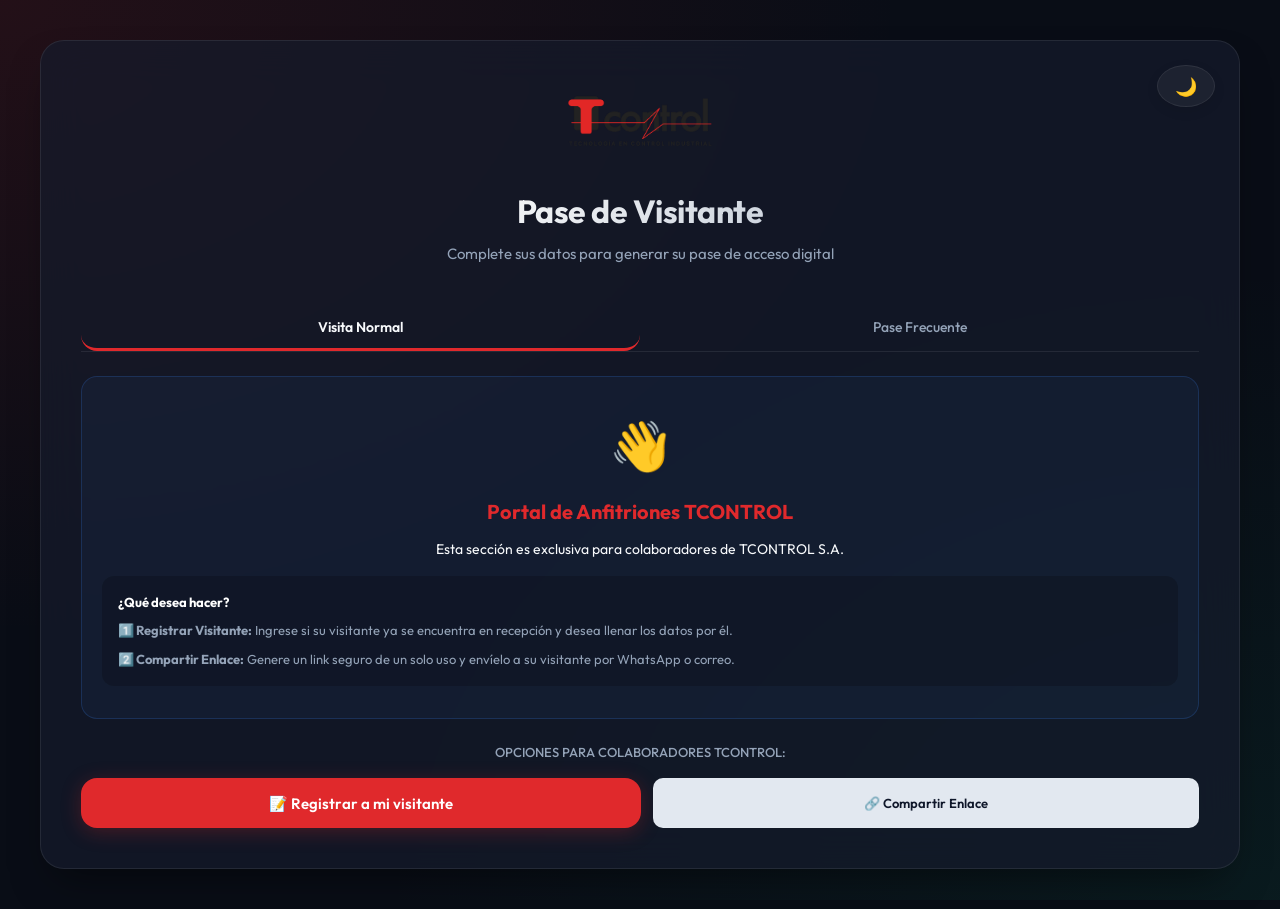
<file: visitante/index.html>
<!DOCTYPE html>
<html lang="es">
<head>
    <meta charset="UTF-8">
    <meta name="viewport" content="width=device-width, initial-scale=1.0, viewport-fit=cover">
    <meta name="theme-color" content="#0f172a">
    <title>Registro de Visita | Control de Acceso</title>
    <link rel="manifest" href="manifest.json">
    <link href="https://fonts.googleapis.com/css2?family=Outfit:wght@300;400;500;600;700&display=swap" rel="stylesheet">
    <link rel="stylesheet" href="../shared-styles.css">
    <link rel="stylesheet" href="styles.css">
</head>
<body>
    <div class="container wide">
        <!-- Persistent Theme Switcher -->
        <div class="theme-switch-container">
            <button type="button" id="themeToggleBtn" class="theme-toggle-btn" title="Cambiar Tema">🌙</button>
        </div>
        <!-- Encabezado con imagen de la empresa -->
        <div class="header">
            <img src="../Logotipo%20T%20Control.png" alt="Logotipo T Control" style="max-height: 80px; margin-bottom: 20px;">
            <h1>Pase de Visitante</h1>
            <p>Complete sus datos para generar su pase de acceso digital</p>
        </div>

        <!-- TABS PARA VISITANTE -->
        <div class="tabs-header" style="margin-bottom: 24px; display: flex; border-bottom: 1px solid var(--border-color);">
            <button class="tab-btn active" id="tabNormalBtn" data-tab="normalTab" style="flex:1; background:none; border:none; padding:12px; color:var(--text-main); font-weight:600; font-size:14px; border-bottom: 3px solid var(--primary); cursor:pointer;">Visita Normal</button>
            <button class="tab-btn" id="tabFreqBtn" data-tab="freqTab" style="flex:1; background:none; border:none; padding:12px; color:var(--text-muted); font-weight:500; font-size:14px; border-bottom: 3px solid transparent; cursor:pointer;">Pase Frecuente</button>
        </div>

        <!-- TAB NORMAL -->
        <div id="normalTab" class="tab-content active" style="display:block;">
            <form id="visitForm" autocomplete="off">
                <!-- WRAPPER PARA LAYOUT DESKTOP -->
                <div class="desktop-split" style="display: flex; flex-wrap: wrap; gap: 32px; align-items: stretch;">
                    
                    <!-- COLUMNA IZQUIERDA: CAMPOS -->
                    <div class="form-fields-column" style="flex: 1 1 320px; display: flex; flex-direction: column;">
                        <div class="form-grid">
                            <div class="form-group">
                                <label for="nombre">Nombre completo *</label>
                                <input type="text" id="nombre" required placeholder="Ej: Juan Pérez">
                            </div>
                            <div class="form-group">
                                <label for="cedula">Cédula de identidad (opcional)</label>
                                <input type="text" id="cedula" placeholder="Ej: 12345678">
                            </div>
                            <div class="form-group">
                                <label for="empresa">Empresa / Procedencia *</label>
                                <input type="text" id="empresa" required placeholder="Ej: Tech Solutions">
                            </div>
                            <div class="form-group">
                                <label for="placa">Placa del vehículo (opcional)</label>
                                <input type="text" id="placa" placeholder="Ej: ABC-123">
                            </div>
                        </div>

                        <div class="form-group full-width" style="margin-bottom: 24px;">
                            <label>Acompañantes del Visitante (Opcional)</label>
                            <div id="companionsChips" class="chips-container"></div>
                            <div class="chip-input-wrapper" style="display:flex; gap:10px;">
                                <input type="text" id="companionInput" placeholder="Nombre del acompañante" style="flex: 1;">
                                <button type="button" id="addCompanionBtn" class="btn-secondary-mini" style="padding: 0 16px; width:auto;">➕ Añadir Acompañante</button>
                            </div>
                        </div>

                        <div class="form-grid" style="margin-bottom: 28px;">
                            <div class="form-group">
                                <label for="fechaHoraVisita">Fecha y hora de la visita *</label>
                                <input type="datetime-local" id="fechaHoraVisita" required>
                            </div>
                            <div class="form-group">
                                <label for="personaVisita">Persona a quien visita *</label>
                                <select id="personaVisita" required>
                                    <option value="">Cargando colaboradores...</option>
                                </select>
                            </div>
                        </div>

                        <div class="form-group full-width">
                            <label for="motivo">Motivo de la visita *</label>
                            <textarea id="motivo" rows="2" required placeholder="Ej: Reunión de planificación técnica..."></textarea>
                        </div>
                        
                        <div class="privacy-disclaimer-box" style="margin-top: auto;">
                            <div class="privacy-disclaimer-text">
                                <span class="privacy-icon" style="font-size: 18px;">🔒</span>
                                <div>
                                    <p class="privacy-title" style="font-size: 11px; margin-bottom: 4px;">Aviso de Privacidad de Datos</p>
                                    <p class="privacy-body" style="font-size: 10px; line-height: 1.4;">
                                        La información es <strong>confidencial</strong> y será utilizada por TCONTROL S.A. 
                                        exclusivamente para control de acceso y seguridad física. Está prohibida su divulgación. 
                                    </p>
                                </div>
                            </div>
                        </div>
                    </div>

                    <!-- COLUMNA DERECHA: SEGURIDAD Y CHECKBOX (Dividida en 2 sub-columnas) -->
                    <div class="safety-rules-column">
                        
                        <!-- Sub-columna 1: Textos y reglas -->
                        <div style="flex: 1 1 300px; display: flex; flex-direction: column;">
                            <div class="safety-header">
                                <h3><span style="font-size: 26px;">🛡️</span> Normas de Seguridad</h3>
                                <span style="font-size: 11px; text-transform: uppercase; letter-spacing: 1px; color: var(--text-muted); background: rgba(0,0,0,0.1); padding: 4px 10px; border-radius: 12px; font-weight: 600;">Obligatorio</span>
                            </div>
                            
                            <p class="safety-intro">
                                En <strong>TCONTROL S.A.</strong> la seguridad es nuestra prioridad. El ingreso a nuestras instalaciones exige el estricto uso de <strong>Equipo de Protección Personal (EPP)</strong>:
                            </p>

                            <div class="safety-grid-items" style="grid-template-columns: 1fr;">
                                <div class="safety-item planta">
                                    <strong><span>👷</span> Visitas a planta</strong>
                                    <span>Mínimo botas de seguridad y tapones auditivos.</span>
                                </div>

                                <div class="safety-item prov">
                                    <strong><span>📦</span> Proveedores</strong>
                                    <span>Botas, tapones y EPP específico según actividad.</span>
                                </div>

                                <div class="safety-item contra">
                                    <strong><span>🔧</span> Contratistas</strong>
                                    <span>Todo el EPP completo acorde a la naturaleza de los trabajos a realizar (altura, eléctricos, en caliente).</span>
                                </div>
                            </div>

                            <div class="safety-warning">
                                <span style="font-size: 24px; animation: pulse 2s infinite;">⚠️</span>
                                <span>Prohibido el ingreso a cualquier persona que no porte su EPP correspondiente. Sin excepciones.</span>
                            </div>
                        </div>

                        <!-- Sub-columna 2: Imagen y acciones -->
                        <div style="flex: 1 1 300px; display: flex; flex-direction: column; justify-content: space-between;">
                            <div class="safety-image-wrapper">
                                <img src="../seguridad_personal.png" class="safety-image" alt="Infografía de Seguridad Personal">
                            </div>

                        </div>

                    </div>
                </div>

                <!-- Acciones Finales (Independientes del grid) -->
                <div id="formActionsContainer" style="margin-top: 32px; display: flex; flex-direction: column; gap: 16px; max-width: 800px; margin-left: auto; margin-right: auto; width: 100%;">
                    <label class="privacy-check-label" for="privacyCheck" style="display: flex; gap: 14px; align-items: flex-start; padding: 16px; background: rgba(16, 185, 129, 0.08); border: 1px solid rgba(16, 185, 129, 0.3); border-radius: 14px; cursor: pointer; transition: all 0.2s ease;">
                        <input type="checkbox" id="privacyCheck" required style="width:20px!important; height:20px!important; margin-top: 2px; accent-color: var(--success); cursor: pointer;">
                        <span style="font-size: 13px; line-height: 1.5;" class="privacy-check-text">
                            <strong>He leído y acepto</strong> el Aviso de Privacidad y las Normas de Seguridad Industrial. Confirmo que los datos ingresados son veraces.
                        </span>
                    </label>
                    
                    <button type="submit" class="btn-primary" id="submitBtn" style="width: 100%; height: 54px; font-size: 16px; border-radius: 14px; letter-spacing: 0.5px;">
                        <span class="btn-text">Generar Pase Digital</span>
                        <span class="btn-loader" style="display:none;">⏳ Procesando...</span>
                    </button>
                </div>
                <!-- Botones internos (Se mostrarán cuando el formulario esté bloqueado o como alternativa) -->
                <div id="internalActionsContainer" style="display: none; gap: 12px; margin-top: 16px; width: 100%; flex-direction: column;">
                    <div style="text-align: center; font-size: 13px; color: var(--text-muted); font-weight: 500; margin-bottom: 4px;">OPCIONES PARA COLABORADORES TCONTROL:</div>
                    <div style="display: flex; gap: 12px; width: 100%;">
                        <button type="button" id="selfRegisterVisitorBtn" class="btn-primary" style="flex: 1; height: 50px; display: flex; align-items: center; justify-content: center; gap: 8px;">
                            📝 Registrar a mi visitante
                        </button>
                        <button type="button" id="shareRegisterBtn" class="btn-secondary-mini" style="flex: 1; height: 50px; display: flex; align-items: center; justify-content: center; gap: 8px;">
                            🔗 Compartir Enlace
                        </button>
                    </div>
                </div>
            </form>
        </div>

        <!-- TAB PASE FRECUENTE -->
        <div id="freqTab" class="tab-content" style="display:none;">
            <div style="background: rgba(59,130,246,0.05); padding:16px; border-radius:12px; margin-bottom:20px; font-size:13px; color:var(--text-muted); line-height:1.5;">
                <strong style="color:var(--primary); font-size:14px;">Generador de Pase Frecuente</strong><br>
                Si usted visita frecuentemente nuestras instalaciones, genere un QR permanente. Solo se solicitarán sus datos básicos y el Guardia completará el resto al ingresar.
            </div>
            <form id="freqForm" autocomplete="off">
                <div class="form-group" style="margin-bottom:16px;">
                    <label>Nombre completo *</label>
                    <input type="text" id="freqNombre" required>
                </div>
                <div class="form-group" style="margin-bottom:16px;">
                    <label>Cédula / Identificación *</label>
                    <input type="text" id="freqCedula" required>
                </div>
                <div class="form-group" style="margin-bottom:24px;">
                    <label>Empresa *</label>
                    <input type="text" id="freqEmpresa" required>
                </div>
                
                <button type="submit" class="btn-primary" style="width: 100%;">
                    Generar QR Permanente
                </button>
            </form>
            
            <div id="freqResult" style="display:none; text-align:center; margin-top:24px; padding:20px; background:white; border-radius:16px; box-shadow: 0 8px 32px rgba(0,0,0,0.1);">
                <h3 style="color:#0f172a; margin-bottom:8px; font-size:18px;">Su Pase Frecuente</h3>
                <p style="color:#64748b; font-size:13px; margin-bottom:16px;">Guarde esta imagen o tome una captura de pantalla.</p>
                <div id="freqQRContainer" style="display:inline-block; padding:16px; border:1px solid #e2e8f0; border-radius:12px; margin-bottom:16px;"></div>
                <button id="downloadFreqQRBtn" class="btn-primary-mini" style="width:100%;">⬇️ Descargar Pase Frecuente</button>
            </div>
        </div>

        <div id="resultModal" class="modal" style="display:none;">
            <div class="modal-content glassmorphic" id="resultModalContent" style="padding:0; margin-top:auto; border-radius:24px 24px 0 0; transform:translateY(100%); transition: transform 0.4s cubic-bezier(0.175, 0.885, 0.32, 1.275);">
                <div style="width: 40px; height: 5px; background: var(--border-color); border-radius: 10px; margin: 12px auto;"></div>
                <span class="close" style="position:absolute; right:20px; top:12px;">&times;</span>
                <div id="resultContent" style="padding: 24px;"></div>
            </div>
        </div>

        <!-- Modal removed as it's now embedded in the form -->
    </div>

    <!-- QRCode.js local -->
    <script src="qrcode.min.js"></script>
    <!-- Configuración centralizada -->
    <script src="../config.js"></script>
    <!-- Utilidades compartidas -->
    <script src="../utils.js"></script>
    <!-- Lógica de la aplicación -->
    <script src="app.js"></script>
</body>
</html>
</file>
<file: shared-styles.css>
/**
 * SISTEMA DE ACCESO - ESTILOS PREMIUM COMPARTIDOS
 * Diseño Glassmorphic, HSL Tailored Palettes y Tipografía Outfit.
 */

:root {
  /* T Control Corporate Red HSL */
  --primary: hsl(359, 75%, 52%);
  --primary-glow: rgba(226, 39, 38, 0.25);
  --primary-hover: hsl(359, 85%, 60%);
  
  --bg-app: #090d16;
  --bg-card: rgba(22, 28, 45, 0.7);
  --bg-card-hover: rgba(30, 38, 60, 0.85);
  --border-color: rgba(255, 255, 255, 0.08);
  --border-focus: var(--primary);
  
  --text-main: #f8fafc;
  --text-muted: #94a3b8;
  --text-dark: #0f172a;
  
  --bg-gradient-1: rgba(226, 39, 38, 0.12);
  --bg-gradient-2: rgba(16, 185, 129, 0.08);
  
  --success: #10b981;
  --success-glow: rgba(16, 185, 129, 0.25);
  --error: #ef4444;
  --error-glow: rgba(239, 68, 68, 0.25);
  --warning: #f59e0b;
  
  --radius-lg: 24px;
  --radius-md: 16px;
  --radius-sm: 8px;
  
  --font-family: 'Outfit', -apple-system, BlinkMacSystemFont, 'Segoe UI', Roboto, sans-serif;
  --transition: all 0.3s cubic-bezier(0.4, 0, 0.2, 1);
  --shadow-premium: 0 20px 40px -15px rgba(0, 0, 0, 0.5);
}

/* Light Mode Overrides */
body.light-mode {
  --bg-app: #f1f5f9;
  --bg-card: rgba(255, 255, 255, 0.9);
  --bg-card-hover: rgba(241, 245, 249, 0.95);
  --border-color: rgba(15, 23, 42, 0.08);
  --border-focus: var(--primary);
  
  --text-main: #0f172a;
  --text-muted: #475569;
  --text-dark: #0f172a;
  
  --bg-gradient-1: rgba(226, 39, 38, 0.06);
  --bg-gradient-2: rgba(16, 185, 129, 0.04);
  
  --shadow-premium: 0 20px 40px -15px rgba(15, 23, 42, 0.1);
}

/* ==================== GLOBAL RESET ==================== */
* {
  margin: 0;
  padding: 0;
  box-sizing: border-box;
}

body {
  font-family: var(--font-family);
  background-color: var(--bg-app);
  background-image: 
    radial-gradient(at 0% 0%, var(--bg-gradient-1) 0px, transparent 50%),
    radial-gradient(at 100% 100%, var(--bg-gradient-2) 0px, transparent 50%);
  background-attachment: fixed;
  color: var(--text-main);
  line-height: 1.5;
  min-height: 100vh;
  padding: 40px 20px;
  display: flex;
  justify-content: center;
  align-items: flex-start;
  -webkit-font-smoothing: antialiased;
  transition: background-color 0.3s ease, color 0.3s ease;
}

.container {
  width: 100%;
  max-width: 680px;
  background: var(--bg-card);
  backdrop-filter: blur(20px);
  -webkit-backdrop-filter: blur(20px);
  border: 1px solid var(--border-color);
  border-radius: var(--radius-lg);
  padding: 40px;
  box-shadow: var(--shadow-premium);
  position: relative; /* relative for theme switcher alignment */
  animation: entranceAnim 0.6s cubic-bezier(0.16, 1, 0.3, 1);
  transition: background 0.3s ease, border-color 0.3s ease, box-shadow 0.3s ease, max-width 0.3s ease;
}

.container.wide {
  max-width: 1200px;
}

@keyframes entranceAnim {
  from {
    opacity: 0;
    transform: translateY(20px) scale(0.98);
  }
  to {
    opacity: 1;
    transform: translateY(0) scale(1);
  }
}

/* ==================== HEADER ==================== */
.header {
  text-align: center;
  margin-bottom: 40px;
}

.logo-area {
  display: inline-flex;
  align-items: center;
  justify-content: center;
  width: 64px;
  height: 64px;
  background: rgba(59, 130, 246, 0.12);
  border: 1px solid rgba(59, 130, 246, 0.25);
  border-radius: 20px;
  margin-bottom: 20px;
  font-size: 28px;
  box-shadow: 0 8px 20px rgba(59, 130, 246, 0.15);
  animation: logoPulse 4s infinite ease-in-out;
}

@keyframes logoPulse {
  0%, 100% { transform: scale(1); box-shadow: 0 8px 20px rgba(59, 130, 246, 0.15); }
  50% { transform: scale(1.05); box-shadow: 0 12px 30px rgba(59, 130, 246, 0.3); }
}

.header h1 {
  font-size: 32px;
  font-weight: 700;
  letter-spacing: -0.5px;
  background: linear-gradient(135deg, #ffffff 30%, #94a3b8 100%);
  -webkit-background-clip: text;
  -webkit-text-fill-color: transparent;
  margin-bottom: 8px;
}

.header p {
  color: var(--text-muted);
  font-size: 15px;
  font-weight: 400;
}

/* ==================== FORM DESIGN ==================== */
.form-grid {
  display: grid;
  grid-template-columns: repeat(2, 1fr);
  gap: 24px;
  margin-bottom: 28px;
}

.form-group {
  display: flex;
  flex-direction: column;
  gap: 8px;
}

.form-group.full-width {
  grid-column: span 2;
}

label {
  font-size: 14px;
  font-weight: 500;
  color: var(--text-main);
  letter-spacing: 0.2px;
}

input, select, textarea {
  width: 100%;
  background: rgba(15, 23, 42, 0.6);
  border: 1px solid var(--border-color);
  border-radius: var(--radius-md);
  padding: 14px 18px;
  color: var(--text-main);
  font-size: 15px;
  font-family: inherit;
  font-weight: 400;
  transition: var(--transition);
}

input::placeholder, textarea::placeholder {
  color: #64748b;
}

input:focus, select:focus, textarea:focus {
  outline: none;
  border-color: var(--border-focus);
  background: rgba(15, 23, 42, 0.9);
  box-shadow: 0 0 0 4px var(--primary-glow);
}

select option {
  background: #0f172a;
  color: var(--text-main);
}

textarea {
  resize: none;
}

/* Invertir el color del ícono del selector de fecha en temas oscuros */
input[type="date"]::-webkit-calendar-picker-indicator,
input[type="datetime-local"]::-webkit-calendar-picker-indicator {
  filter: invert(1);
  cursor: pointer;
}

/* ==================== BUTTONS ==================== */
button {
  display: inline-flex;
  align-items: center;
  justify-content: center;
  font-family: var(--font-family);
  font-weight: 600;
  font-size: 15px;
  padding: 15px 28px;
  border-radius: var(--radius-md);
  border: none;
  cursor: pointer;
  transition: var(--transition);
  gap: 10px;
}

.btn-primary {
  background: var(--primary);
  color: #ffffff;
  box-shadow: 0 4px 20px var(--primary-glow);
  width: 100%;
}

.btn-primary:hover:not(:disabled) {
  background: var(--primary-hover);
  transform: translateY(-2px);
  box-shadow: 0 8px 25px rgba(59, 130, 246, 0.5);
}

.btn-primary:active:not(:disabled) {
  transform: translateY(0);
}

.btn-primary:disabled {
  opacity: 0.5;
  cursor: not-allowed;
}

.btn-primary-mini {
  background: var(--primary);
  color: #ffffff;
  padding: 10px 18px;
  font-size: 13px;
  border-radius: 10px;
}

.btn-primary-mini:hover {
  background: var(--primary-hover);
  transform: scale(1.02);
}

.btn-secondary-mini {
  background: rgba(255, 255, 255, 0.08);
  color: var(--text-main);
  border: 1px solid var(--border-color);
  padding: 10px 18px;
  font-size: 13px;
  border-radius: 10px;
}

.btn-secondary-mini:hover {
  background: rgba(255, 255, 255, 0.15);
}

/* ==================== TICKET GLASSMORPHIC ==================== */
.ticket-container {
  color: var(--text-dark);
  text-align: center;
  animation: ticketEntrance 0.5s cubic-bezier(0.34, 1.56, 0.64, 1);
}

@keyframes ticketEntrance {
  from {
    transform: scale(0.9) rotate(-2deg);
    opacity: 0;
  }
  to {
    transform: scale(1) rotate(0);
    opacity: 1;
  }
}

.ticket-header {
  margin-bottom: 24px;
}

.success-badge {
  display: inline-flex;
  align-items: center;
  justify-content: center;
  width: 48px;
  height: 48px;
  background: var(--success);
  color: white;
  border-radius: 50%;
  font-size: 22px;
  font-weight: bold;
  margin-bottom: 12px;
  box-shadow: 0 0 20px var(--success-glow);
}

.ticket-header h2 {
  font-size: 22px;
  font-weight: 700;
  color: #0f172a;
}

.ticket-id {
  font-size: 13px;
  color: #64748b;
  margin-top: 4px;
}

.ticket-qr-area {
  background: #f8fafc;
  border: 1px dashed #cbd5e1;
  border-radius: var(--radius-md);
  padding: 24px;
  margin-bottom: 24px;
  display: flex;
  flex-direction: column;
  align-items: center;
}

.qr-code-wrapper {
  background: white;
  padding: 12px;
  border-radius: 12px;
  box-shadow: 0 4px 12px rgba(0, 0, 0, 0.05);
}

.qr-code-wrapper canvas, .qr-code-wrapper img {
  width: 170px !important;
  height: 170px !important;
  display: block;
}

.qr-help {
  font-size: 12px;
  color: #64748b;
  margin-top: 14px;
  font-weight: 500;
}

.ticket-pin-area {
  background: #f1f5f9;
  border-radius: 16px;
  padding: 16px;
  margin-bottom: 24px;
}

.pin-label {
  display: block;
  font-size: 10px;
  font-weight: 700;
  color: #64748b;
  letter-spacing: 1px;
  margin-bottom: 4px;
}

.pin-display {
  font-size: 32px;
  font-weight: 800;
  color: #0f172a;
  letter-spacing: 4px;
  line-height: 1.2;
}

.pin-help {
  font-size: 11px;
  color: #64748b;
  margin-top: 4px;
}

.ticket-details {
  background: #f8fafc;
  border-radius: var(--radius-md);
  padding: 18px 22px;
  margin-bottom: 28px;
  text-align: left;
  display: flex;
  flex-direction: column;
  gap: 12px;
}

.detail-row {
  display: flex;
  justify-content: space-between;
  align-items: center;
  font-size: 13px;
  border-bottom: 1px solid #f1f5f9;
  padding-bottom: 8px;
}

.detail-row:last-child {
  border-bottom: none;
  padding-bottom: 0;
}

.detail-row span {
  color: #64748b;
  font-weight: 500;
}

.detail-row strong {
  color: #0f172a;
  font-weight: 600;
}

.ticket-footer {
  display: flex;
  gap: 12px;
}

.ticket-footer button {
  flex: 1;
}

/* ==================== MODAL OVERLAY ==================== */
.modal {
  display: none;
  position: fixed;
  top: 0;
  left: 0;
  width: 100vw;
  height: 100vh;
  background: rgba(4, 6, 12, 0.85);
  backdrop-filter: blur(12px);
  -webkit-backdrop-filter: blur(12px);
  z-index: 1000;
  align-items: center;
  justify-content: center;
  padding: 20px;
}

.modal-content.glassmorphic {
  background: #ffffff;
  border-radius: var(--radius-lg);
  padding: 32px;
  width: 100%;
  max-width: 440px;
  max-height: 95vh;
  overflow-y: auto;
  position: relative;
  box-shadow: 0 30px 60px rgba(0, 0, 0, 0.4);
}

.close {
  position: absolute;
  top: 16px;
  right: 20px;
  font-size: 26px;
  font-weight: 700;
  color: #94a3b8;
  cursor: pointer;
  transition: var(--transition);
}

.close:hover {
  color: var(--error);
  transform: scale(1.1);
}

/* ==================== RESPONSIVE DESIGN ==================== */
@media (max-width: 640px) {
  body {
    padding: 20px 10px;
  }

  .container {
    padding: 24px 16px;
  }

  .form-grid {
    grid-template-columns: 1fr;
    gap: 16px;
  }

  .form-group.full-width {
    grid-column: span 1;
  }

  .header h1 {
    font-size: 26px;
  }
}

/* ==================== BRAND LOGO ==================== */
.brand-logo {
  max-width: 150px;
  height: auto;
  margin: 0 auto 16px auto;
  display: block;
}

/* ==================== THEME TOGGLE SWITCH ==================== */
.theme-switch-container {
  position: absolute;
  top: 24px;
  right: 24px;
  z-index: 100;
}

.theme-toggle-btn {
  background: rgba(255, 255, 255, 0.05);
  border: 1px solid var(--border-color);
  width: 42px;
  height: 42px;
  border-radius: 50%;
  display: flex;
  align-items: center;
  justify-content: center;
  font-size: 18px;
  color: var(--text-main);
  box-shadow: 0 4px 12px rgba(0, 0, 0, 0.1);
  cursor: pointer;
  transition: var(--transition);
}

.theme-toggle-btn:hover {
  transform: rotate(15deg) scale(1.05);
  border-color: var(--primary);
  background: var(--bg-card-hover);
}

/* ==================== COMPANION CHIPS / TAGS ==================== */
.chips-container {
  display: flex;
  flex-wrap: wrap;
  gap: 8px;
  margin-top: 8px;
  min-height: 44px;
  padding: 8px;
  border: 1px dashed var(--border-color);
  border-radius: var(--radius-md);
  background: rgba(0, 0, 0, 0.1);
}

.chip {
  display: inline-flex;
  align-items: center;
  gap: 6px;
  background: var(--primary);
  color: #ffffff !important;
  font-size: 13px;
  font-weight: 500;
  padding: 6px 12px;
  border-radius: 12px;
  animation: chipEntrance 0.3s cubic-bezier(0.16, 1, 0.3, 1);
  box-shadow: 0 2px 6px rgba(226, 39, 38, 0.2);
}

@keyframes chipEntrance {
  from { opacity: 0; transform: scale(0.8) translateY(4px); }
  to { opacity: 1; transform: scale(1) translateY(0); }
}

.chip-remove {
  background: rgba(255, 255, 255, 0.2);
  border-radius: 50%;
  width: 16px;
  height: 16px;
  display: flex;
  align-items: center;
  justify-content: center;
  font-size: 10px;
  cursor: pointer;
  transition: var(--transition);
}

.chip-remove:hover {
  background: rgba(255, 255, 255, 0.4);
  color: #ffffff;
}

.chip-input-wrapper {
  display: flex;
  gap: 10px;
  margin-top: 6px;
}

.chip-input-wrapper input {
  flex: 1;
}

.btn-chip-add {
  background: rgba(255, 255, 255, 0.05);
  border: 1px solid var(--border-color);
  color: var(--text-main);
  padding: 0 16px;
  border-radius: var(--radius-md);
  font-size: 18px;
  font-weight: bold;
  cursor: pointer;
  transition: var(--transition);
}

.btn-chip-add:hover {
  background: var(--primary);
  color: #ffffff;
  border-color: var(--primary);
}

/* ==================== THEME-AWARE MODAL FOR CRUD ==================== */
.modal-content.theme-aware {
  background: var(--bg-card);
  backdrop-filter: blur(24px);
  -webkit-backdrop-filter: blur(24px);
  border: 1px solid var(--border-color);
  color: var(--text-main) !important;
  width: 100%;
  max-height: 90vh;
  overflow-y: auto;
  position: relative;
  border-radius: var(--radius-lg);
  box-shadow: 0 30px 60px rgba(0, 0, 0, 0.4);
}

.modal-content.theme-aware h3,
.modal-content.theme-aware h4,
.modal-content.theme-aware label {
  color: var(--text-main) !important;
}

.modal-content.theme-aware input,
.modal-content.theme-aware select,
.modal-content.theme-aware textarea {
  background: rgba(0, 0, 0, 0.15) !important;
  color: var(--text-main) !important;
  border-color: var(--border-color) !important;
}

.modal-content.theme-aware input:focus,
.modal-content.theme-aware select:focus,
.modal-content.theme-aware textarea:focus {
  border-color: var(--border-focus) !important;
  box-shadow: 0 0 0 3px var(--primary-glow) !important;
}

/* ==================== HIGH-CONTRAST LIGHT MODE OVERRIDES ==================== */
body.light-mode .header h1 {
  background: linear-gradient(135deg, #0f172a 30%, #475569 100%) !important;
  -webkit-background-clip: text !important;
  -webkit-text-fill-color: transparent !important;
}

/* Inputs, Selects and Textareas */
body.light-mode input,
body.light-mode select,
body.light-mode textarea {
  background: rgba(255, 255, 255, 0.85) !important;
  color: #0f172a !important;
  border: 1px solid rgba(15, 23, 42, 0.15) !important;
}

body.light-mode input:focus,
body.light-mode select:focus,
body.light-mode textarea:focus {
  background: #ffffff !important;
  border-color: var(--primary) !important;
  box-shadow: 0 0 0 4px var(--primary-glow) !important;
}

body.light-mode input::placeholder,
body.light-mode textarea::placeholder {
  color: #64748b !important;
}

body.light-mode select option {
  background: #ffffff !important;
  color: #0f172a !important;
}

body.light-mode input[type="date"]::-webkit-calendar-picker-indicator,
body.light-mode input[type="datetime-local"]::-webkit-calendar-picker-indicator {
  filter: none !important;
}

/* Chips Container inside modal */
body.light-mode .chips-container {
  background: rgba(15, 23, 42, 0.02) !important;
  border-color: rgba(15, 23, 42, 0.08) !important;
}

/* Guard login portal */
body.light-mode .login-section.glassmorphic-subcard {
  background: rgba(255, 255, 255, 0.85) !important;
  border-color: rgba(15, 23, 42, 0.08) !important;
}

/* Guard navigation tabs */
body.light-mode .tabs-header {
  background: rgba(15, 23, 42, 0.04) !important;
  border-color: rgba(15, 23, 42, 0.08) !important;
}

body.light-mode .tab-btn:not(.active) {
  color: #475569 !important;
}

body.light-mode .tab-btn:hover:not(.active) {
  background: rgba(15, 23, 42, 0.04) !important;
  color: #0f172a !important;
}

/* Guard operations panels */
body.light-mode .scanner-card,
body.light-mode .pin-card {
  background: rgba(255, 255, 255, 0.8) !important;
  border-color: rgba(15, 23, 42, 0.08) !important;
}

body.light-mode .pin-input-group input {
  background: rgba(255, 255, 255, 0.9) !important;
  color: #0f172a !important;
  border: 1px solid rgba(15, 23, 42, 0.15) !important;
}

/* Validation result card in light mode */
body.light-mode #resultTitle {
  color: #0f172a !important;
}

body.light-mode .info-row strong {
  color: #0f172a !important;
}

body.light-mode .result-host-card {
  background: rgba(15, 23, 42, 0.04) !important;
  border: 1px solid rgba(15, 23, 42, 0.08) !important;
}

body.light-mode .host-text-details h4 {
  color: #0f172a !important;
}

body.light-mode .close,
body.light-mode #closeEditModalBtn {
  color: #475569 !important;
}

body.light-mode .close:hover,
body.light-mode #closeEditModalBtn:hover {
  color: var(--error) !important;
}

/* History logs grid cards in light mode */
body.light-mode .history-controls-card {
  background: rgba(255, 255, 255, 0.8) !important;
  border-color: rgba(15, 23, 42, 0.08) !important;
}

body.light-mode .visit-card-history {
  background: rgba(255, 255, 255, 0.85) !important;
  border-color: rgba(15, 23, 42, 0.08) !important;
}

body.light-mode .visit-card-history:hover {
  background: #ffffff !important;
  border-color: rgba(15, 23, 42, 0.15) !important;
  box-shadow: 0 10px 25px rgba(15, 23, 42, 0.05) !important;
}

body.light-mode .vh-visitor-name {
  color: #0f172a !important;
}

body.light-mode .vh-pin-pill,
body.light-mode .vh-id-pill {
  background: rgba(15, 23, 42, 0.05) !important;
  color: #0f172a !important;
}

body.light-mode .vh-time-stamp strong {
  color: #0f172a !important;
}

/* ==================== CUSTOM SELECT DROPDOWN ==================== */
.custom-select-wrapper {
  position: relative;
  width: 100%;
}

.custom-select-trigger {
  display: flex;
  align-items: center;
  gap: 10px;
  background: rgba(15, 23, 42, 0.6);
  border: 1px solid var(--border-color);
  border-radius: var(--radius-md);
  padding: 14px 18px;
  color: var(--text-main);
  font-size: 15px;
  cursor: pointer;
  transition: var(--transition);
  user-select: none;
  min-height: 50px;
}

.custom-select-trigger:hover {
  border-color: var(--border-focus);
}

.custom-select-arrow {
  margin-left: auto;
  font-size: 10px;
  color: var(--text-muted);
  transition: var(--transition);
}

.custom-select-dropdown {
  position: absolute;
  top: calc(100% + 6px);
  left: 0;
  width: 100%;
  background: #0f172a;
  border: 1px solid var(--border-color);
  border-radius: var(--radius-md);
  box-shadow: 0 10px 30px rgba(0, 0, 0, 0.5);
  z-index: 1000;
  display: none;
  overflow: hidden;
  animation: slideDown 0.25s cubic-bezier(0.16, 1, 0.3, 1);
}

@keyframes slideDown {
  from { opacity: 0; transform: translateY(-8px); }
  to { opacity: 1; transform: translateY(0); }
}

.custom-select-search {
  width: calc(100% - 24px) !important;
  margin: 12px 12px 6px 12px !important;
  padding: 10px 14px !important;
  background: rgba(0, 0, 0, 0.25) !important;
  border: 1px solid var(--border-color) !important;
  border-radius: var(--radius-sm) !important;
  font-size: 14px !important;
  color: var(--text-main) !important;
}

.custom-select-options {
  max-height: 200px;
  overflow-y: auto;
  padding: 6px 0;
}

/* Custom Scrollbar for dropdown */
.custom-select-options::-webkit-scrollbar {
  width: 6px;
}
.custom-select-options::-webkit-scrollbar-track {
  background: rgba(0, 0, 0, 0.1);
}
.custom-select-options::-webkit-scrollbar-thumb {
  background: rgba(255, 255, 255, 0.1);
  border-radius: 3px;
}
.custom-select-options::-webkit-scrollbar-thumb:hover {
  background: rgba(255, 255, 255, 0.2);
}

.custom-select-option {
  display: flex;
  align-items: center;
  gap: 12px;
  padding: 10px 18px;
  cursor: pointer;
  transition: var(--transition);
  color: var(--text-main);
  font-size: 14px;
}

.custom-select-option:hover {
  background: rgba(255, 255, 255, 0.05);
  color: #ffffff;
}

.colab-select-img, .colab-option-img {
  width: 28px;
  height: 28px;
  border-radius: 50%;
  object-fit: cover;
  border: 1px solid rgba(255, 255, 255, 0.1);
}

/* ==================== HIGH-CONTRAST LIGHT MODE ADDITIONS ==================== */

/* Custom Autocomplete Select in Light Mode */
body.light-mode .custom-select-trigger {
  background: rgba(255, 255, 255, 0.85) !important;
  color: #0f172a !important;
  border: 1px solid rgba(15, 23, 42, 0.15) !important;
}

body.light-mode .custom-select-dropdown {
  background: #ffffff !important;
  border-color: rgba(15, 23, 42, 0.15) !important;
  box-shadow: 0 10px 30px rgba(15, 23, 42, 0.1) !important;
}

body.light-mode .custom-select-search {
  background: rgba(15, 23, 42, 0.03) !important;
  border: 1px solid rgba(15, 23, 42, 0.1) !important;
  color: #0f172a !important;
}

body.light-mode .custom-select-option {
  color: #475569 !important;
}

body.light-mode .custom-select-option:hover {
  background: rgba(15, 23, 42, 0.04) !important;
  color: #0f172a !important;
}

body.light-mode .colab-select-img, body.light-mode .colab-option-img {
  border: 1px solid rgba(15, 23, 42, 0.1);
}

body.light-mode .custom-select-options::-webkit-scrollbar-thumb {
  background: rgba(15, 23, 42, 0.1);
}

/* Secondary Buttons in Light Mode */
body.light-mode .btn-secondary-mini {
  background: rgba(15, 23, 42, 0.06) !important;
  color: #0f172a !important;
  border: 1px solid rgba(15, 23, 42, 0.12) !important;
}
body.light-mode .btn-secondary-mini:hover {
  background: rgba(15, 23, 42, 0.1) !important;
}

/* Alert/Error Banner High-Contrast in Light Mode */
body.light-mode .error-detail-box {
  background: rgba(239, 68, 68, 0.06) !important;
  border: 1px solid rgba(239, 68, 68, 0.15) !important;
  color: #b91c1c !important;
}

/* Status Pills High-Contrast in Light Mode */
body.light-mode .status-pill.agendado {
  background: rgba(59, 130, 246, 0.1) !important;
  color: #1d4ed8 !important;
}
body.light-mode .status-pill.en-curso {
  background: rgba(16, 185, 129, 0.1) !important;
  color: #047857 !important;
}
body.light-mode .status-pill.finalizado {
  background: rgba(148, 163, 184, 0.12) !important;
  color: #475569 !important;
}

/* Modals, Search Inputs and Close Icons in Light Mode */
body.light-mode .modal-content.theme-aware {
  background: #ffffff !important;
  border-color: rgba(15, 23, 42, 0.15) !important;
  color: #0f172a !important;
  box-shadow: 0 20px 50px rgba(15, 23, 42, 0.15) !important;
}

body.light-mode .modal-content.theme-aware h3,
body.light-mode .modal-content.theme-aware h4,
body.light-mode .modal-content.theme-aware label {
  color: #0f172a !important;
}

body.light-mode .modal-content.theme-aware input {
  background: #ffffff !important;
  color: #0f172a !important;
  border: 1px solid rgba(15, 23, 42, 0.15) !important;
}

body.light-mode .modal-content.theme-aware input:focus {
  border-color: var(--primary) !important;
  box-shadow: 0 0 0 4px var(--primary-glow) !important;
}

body.light-mode .close-share {
  color: #475569 !important;
}

@keyframes pulse {
  0% { transform: scale(1); opacity: 1; }
  50% { transform: scale(1.15); opacity: 0.8; }
  100% { transform: scale(1); opacity: 1; }
}
body.light-mode .close-share:hover {
  color: var(--error) !important;
}
</file>
<file: visitante/styles.css>
/**
 * ESTILOS ESPECÍFICOS - PORTAL VISITANTE
 * Hereda limpiamente el diseño premium y paleta HSL de shared-styles.css.
 * Sin reescrituras de colores conflictivas.
 */

/* Asegurar el contraste de los textos del ticket digital (sobre fondo blanco) */
.ticket-container {
  color: var(--text-dark) !important;
}

.ticket-header h2 {
  color: var(--text-dark) !important;
  font-weight: 700;
}

.ticket-id code {
  background: #f1f5f9;
  color: #0f172a;
  padding: 2px 6px;
  border-radius: 4px;
}

.qr-help {
  color: #64748b !important;
  font-weight: 500;
}

.pin-label {
  color: #64748b !important;
}

.pin-display {
  color: #0f172a !important;
}

.pin-help {
  color: #64748b !important;
}

.detail-row span {
  color: #64748b !important;
}

.detail-row strong {
  color: #0f172a !important;
}

/* Botones específicos para el pie de ticket modal */
.btn-primary-mini {
  background: var(--primary);
  color: #ffffff !important;
  padding: 12px 20px;
  font-size: 13px;
  font-weight: 600;
  border-radius: 10px;
  cursor: pointer;
  transition: var(--transition);
}

.btn-primary-mini:hover {
  background: var(--primary-hover);
  transform: translateY(-1px);
}

.btn-secondary-mini {
  background: #e2e8f0;
  color: #0f172a !important;
  padding: 12px 20px;
  font-size: 13px;
  font-weight: 600;
  border-radius: 10px;
  cursor: pointer;
  transition: var(--transition);
}

.btn-secondary-mini:hover {
  background: #cbd5e1;
}

/* Ajuste fino de espaciado en la cuadrícula de inputs */
.form-grid {
  margin-bottom: 20px;
}

body:not(.light-mode) input, body:not(.light-mode) select, body:not(.light-mode) textarea {
  /* Forzar que los inputs se hereden del sistema HSL de shared-styles.css */
  background: rgba(15, 23, 42, 0.6) !important;
  color: var(--text-main) !important;
  border: 1px solid var(--border-color) !important;
}

body:not(.light-mode) input:focus, body:not(.light-mode) select:focus, body:not(.light-mode) textarea:focus {
  border-color: var(--border-focus) !important;
  background: rgba(15, 23, 42, 0.9) !important;
  box-shadow: 0 0 0 4px var(--primary-glow) !important;
}

body.light-mode input, body.light-mode select, body.light-mode textarea {
  background: rgba(255, 255, 255, 0.85) !important;
  color: #0f172a !important;
  border: 1px solid rgba(15, 23, 42, 0.15) !important;
}

body.light-mode input:focus, body.light-mode select:focus, body.light-mode textarea:focus {
  background: #ffffff !important;
  border-color: var(--primary) !important;
  box-shadow: 0 0 0 4px var(--primary-glow) !important;
}

label {
  color: var(--text-main) !important;
  font-weight: 500;
}

/* ==================== AVISO DE PRIVACIDAD ==================== */
.privacy-disclaimer-box {
  background: rgba(15, 23, 42, 0.3);
  border: 1px solid var(--border-color);
  border-radius: 12px;
  padding: 16px;
  display: flex;
  flex-direction: column;
  gap: 12px;
}

.privacy-disclaimer-text {
  display: flex;
  gap: 14px;
  align-items: flex-start;
}

.privacy-icon {
  font-size: 22px;
  flex-shrink: 0;
  margin-top: 1px;
}

.privacy-title {
  font-size: 13px;
  font-weight: 700;
  color: var(--primary) !important;
  margin-bottom: 7px;
  letter-spacing: 0.3px;
}

.privacy-body {
  font-size: 12px;
  color: var(--text-muted) !important;
  line-height: 1.65;
}

.privacy-check-label {
  display: flex;
  align-items: flex-start;
  gap: 14px;
  cursor: pointer;
  font-size: 13px;
  color: var(--text-main) !important;
  font-weight: 500;
  line-height: 1.55;
  background: rgba(16, 185, 129, 0.08);
  border: 1px solid rgba(16, 185, 129, 0.3);
  border-radius: 14px;
  padding: 16px;
  transition: var(--transition);
}

.privacy-check-label:hover {
  background: rgba(16, 185, 129, 0.12);
  border-color: rgba(16, 185, 129, 0.4);
}

.privacy-check-label input[type="checkbox"] {
  width: 20px !important;
  height: 20px !important;
  min-width: 20px !important;
  flex-shrink: 0;
  margin-top: 2px;
  accent-color: var(--success);
  cursor: pointer;
  border-radius: 4px !important;
  padding: 0 !important;
  border: none !important;
  box-shadow: none !important;
}

/* Light Mode: Privacy box */
body.light-mode .privacy-disclaimer-box {
  background: #f8fafc !important;
  border-color: rgba(0,0,0,0.1) !important;
}

body.light-mode .privacy-check-label {
  background: rgba(255, 255, 255, 0.7) !important;
  border-color: rgba(226, 39, 38, 0.12) !important;
  color: #0f172a !important;
}

body.light-mode .privacy-body {
  color: #475569 !important;
}

/* Shake animation for unchecked privacy box */
@keyframes privacyShake {
  0%, 100% { transform: translateX(0); }
  20%       { transform: translateX(-6px); }
  40%       { transform: translateX(6px); }
  60%       { transform: translateX(-4px); }
  80%       { transform: translateX(4px); }
}

/* ==================== SAFETY RULES COLUMN ==================== */
.safety-rules-column {
  flex: 2 1 660px;
  display: flex;
  flex-direction: row;
  flex-wrap: wrap;
  gap: 32px;
  background: rgba(30, 41, 59, 0.5);
  border-radius: 20px;
  border: 1px solid var(--border-color);
  padding: 32px;
  box-shadow: inset 0 0 20px rgba(0,0,0,0.1);
  transition: var(--transition);
}

body.light-mode .safety-rules-column {
  background: #f8fafc;
  box-shadow: 0 4px 20px rgba(0,0,0,0.05);
}

.safety-header {
  display: flex;
  align-items: center;
  justify-content: space-between;
  margin-bottom: 24px;
  border-bottom: 1px solid var(--border-color);
  padding-bottom: 16px;
}

.safety-header h3 {
  font-size: 22px;
  font-weight: 700;
  color: var(--primary) !important;
  display: flex;
  align-items: center;
  gap: 10px;
  margin: 0;
}

.safety-intro {
  font-size: 15px;
  color: var(--text-main) !important;
  margin-bottom: 24px;
  line-height: 1.6;
}

.safety-grid-items {
  display: grid;
  grid-template-columns: repeat(auto-fit, minmax(200px, 1fr));
  gap: 16px;
  margin-bottom: 28px;
}

.safety-item {
  background: rgba(15, 23, 42, 0.4);
  padding: 16px;
  border-radius: 0 12px 12px 0;
  border-left: 3px solid transparent;
}

body.light-mode .safety-item {
  background: #ffffff;
  border-right: 1px solid rgba(0,0,0,0.05);
  border-top: 1px solid rgba(0,0,0,0.05);
  border-bottom: 1px solid rgba(0,0,0,0.05);
  box-shadow: 0 2px 8px rgba(0,0,0,0.02);
}

.safety-item.planta { border-left-color: var(--primary); }
.safety-item.prov { border-left-color: var(--warning); }
.safety-item.contra { border-left-color: var(--success); }

.safety-item strong {
  color: var(--text-main) !important;
  font-size: 15px;
  display: flex;
  align-items: center;
  gap: 8px;
  margin-bottom: 6px;
}

.safety-item span {
  color: var(--text-muted) !important;
  font-size: 14px;
  line-height: 1.4;
  display: block;
}

.safety-warning {
  background: rgba(226, 39, 38, 0.1);
  border: 1px solid rgba(226, 39, 38, 0.3);
  padding: 16px 20px;
  border-radius: 12px;
  margin-bottom: 28px;
  display: flex;
  gap: 14px;
  align-items: center;
  box-shadow: 0 4px 12px rgba(226,39,38,0.05);
}

body.light-mode .safety-warning {
  background: #fff5f5;
  border-color: #ffcccc;
}

.safety-warning span:last-child {
  color: var(--error) !important;
  font-size: 14px;
  font-weight: 600;
  line-height: 1.5;
}

.safety-image-wrapper {
  text-align: center;
  margin-bottom: 28px;
}

.safety-image {
  width: 100%;
  max-height: 525px; /* Increased 50% from 350px */
  object-fit: contain;
  border-radius: 16px;
  border: 1px solid var(--border-color);
  padding: 12px;
  background: rgba(255,255,255,0.03);
  box-shadow: 0 8px 30px rgba(0,0,0,0.2);
}

body.light-mode .safety-image {
  background: #ffffff;
  box-shadow: 0 8px 30px rgba(0,0,0,0.05);
}
</file>
